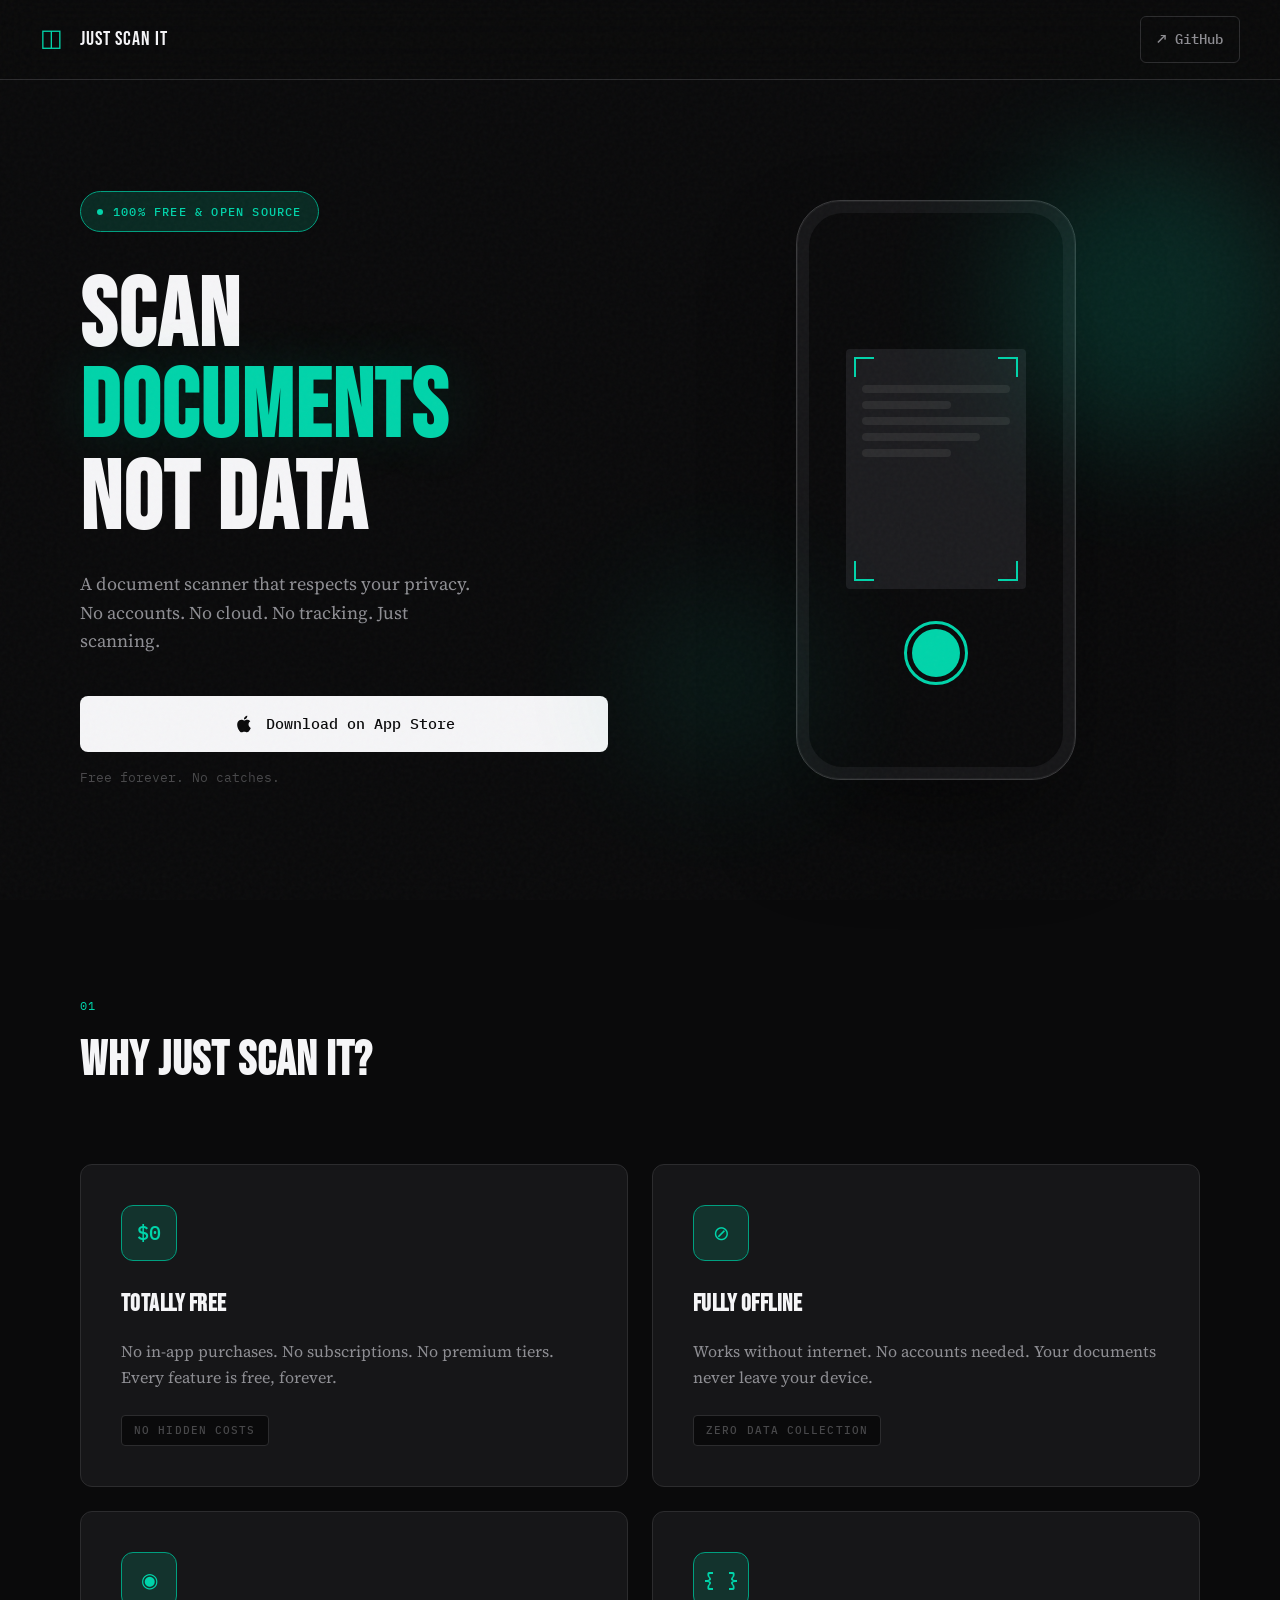
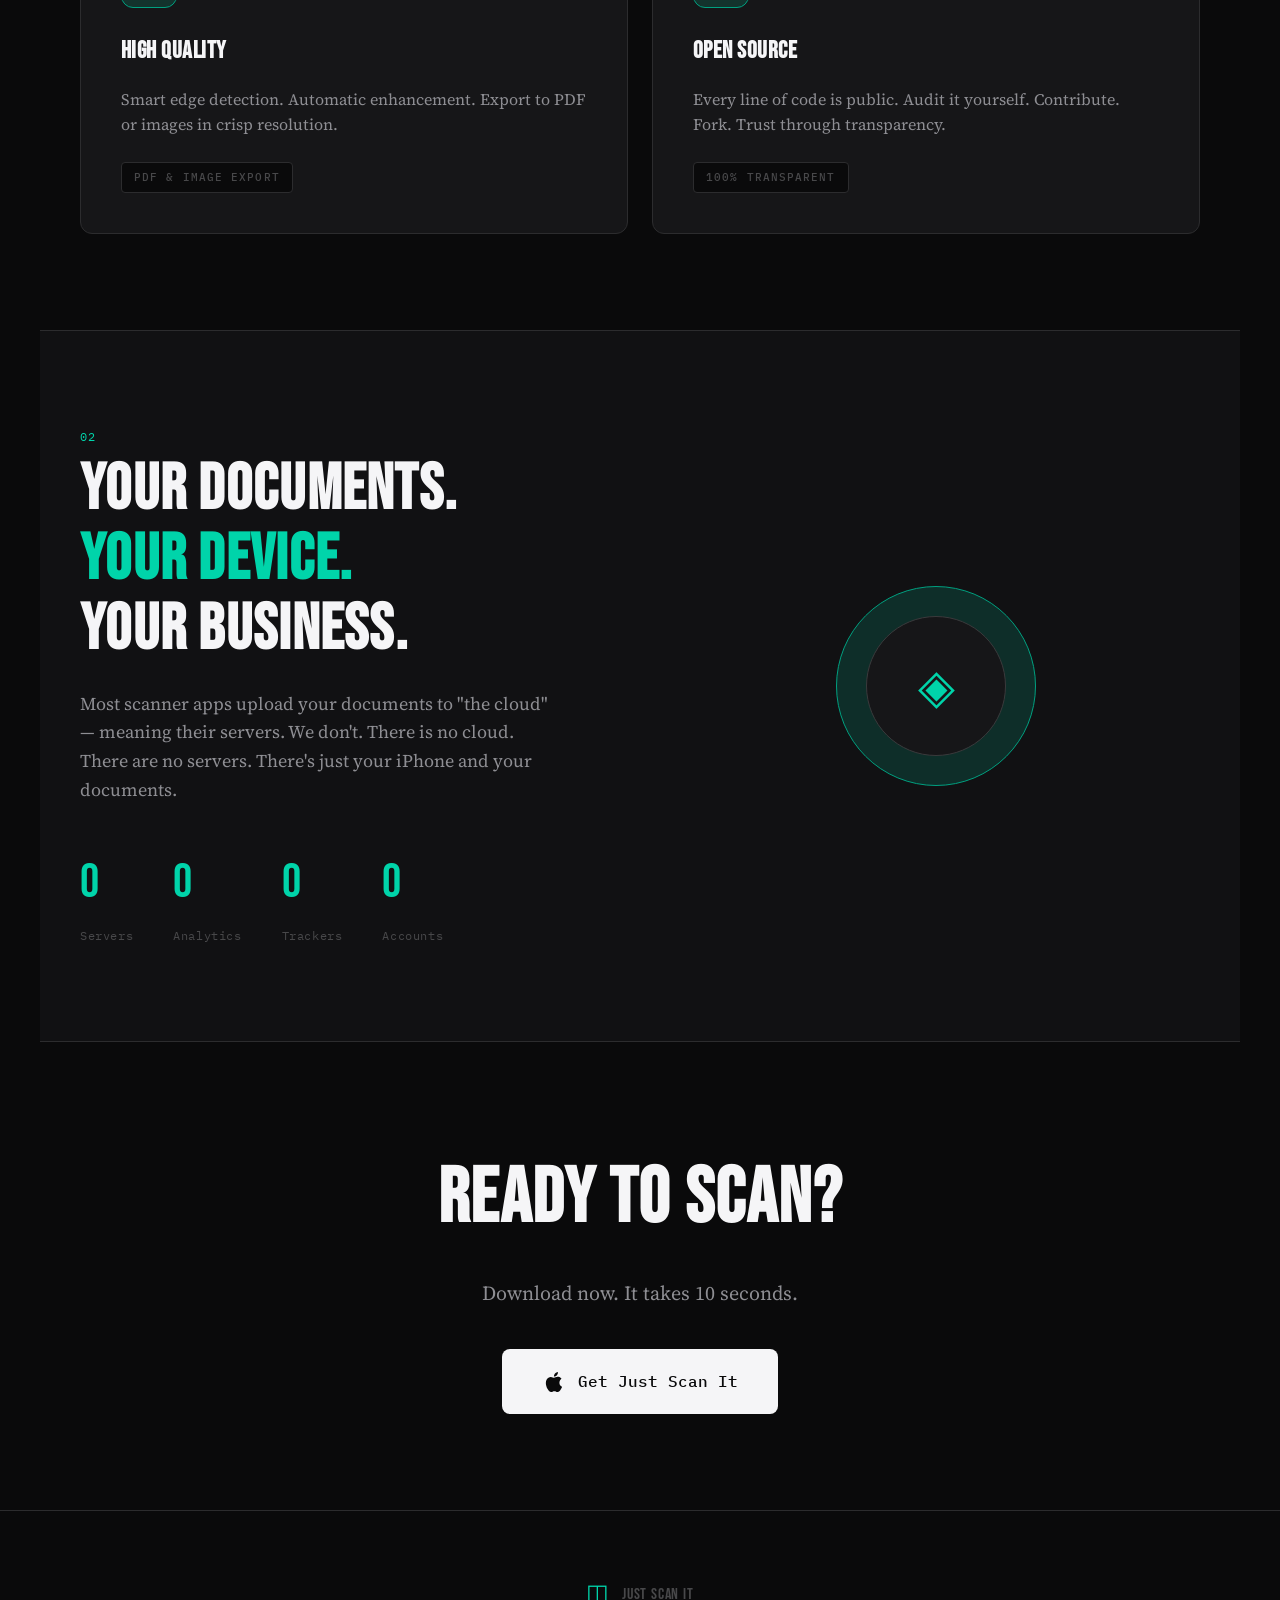
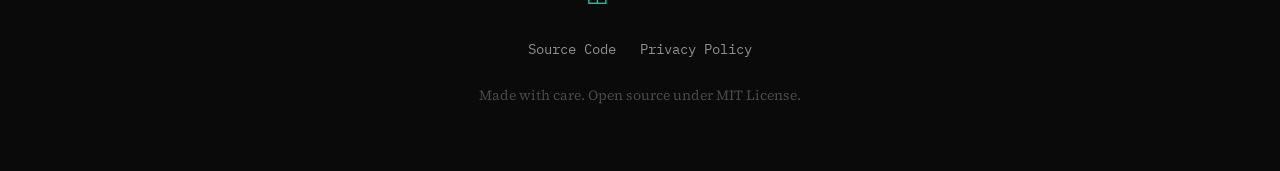
<file: landing/index.html>
<!DOCTYPE html>
<html lang="en">
<head>
    <meta charset="UTF-8">
    <meta name="viewport" content="width=device-width, initial-scale=1.0">
    <title>Just Scan It — Free, Private, Open Source Scanner</title>
    <meta name="description" content="A completely free, offline document scanner for iOS. No accounts, no tracking, no subscriptions. Your data stays on your device.">

    <!-- Fonts -->
    <link rel="preconnect" href="https://fonts.googleapis.com">
    <link rel="preconnect" href="https://fonts.gstatic.com" crossorigin>
    <link href="https://fonts.googleapis.com/css2?family=Bebas+Neue&family=IBM+Plex+Mono:wght@400;500&family=Source+Serif+4:opsz,wght@8..60,400;8..60,600&display=swap" rel="stylesheet">

    <link rel="stylesheet" href="styles.css">
</head>
<body>
    <div class="noise-overlay"></div>

    <nav class="nav">
        <div class="nav-brand">
            <span class="brand-icon">◫</span>
            <span class="brand-text">JUST SCAN IT</span>
        </div>
        <a href="https://github.com/kuvkir/justscanit" class="nav-link" target="_blank" rel="noopener">
            <span class="nav-link-icon">↗</span>
            GitHub
        </a>
    </nav>

    <main>
        <section class="hero">
            <div class="hero-content">
                <div class="hero-badge">
                    <span class="badge-dot"></span>
                    100% FREE & OPEN SOURCE
                </div>

                <h1 class="hero-title">
                    <span class="title-line">SCAN</span>
                    <span class="title-line title-accent">DOCUMENTS</span>
                    <span class="title-line">NOT DATA</span>
                </h1>

                <p class="hero-subtitle">
                    A document scanner that respects your privacy.
                    No accounts. No cloud. No tracking. Just scanning.
                </p>

                <div class="hero-cta">
                    <a href="https://apps.apple.com/us/app/just-scan-it/id6757656308" class="btn-primary">
                        <span class="btn-icon">
                            <svg width="20" height="20" viewBox="0 0 24 24" fill="currentColor">
                                <path d="M18.71 19.5c-.83 1.24-1.71 2.45-3.05 2.47-1.34.03-1.77-.79-3.29-.79-1.53 0-2 .77-3.27.82-1.31.05-2.3-1.32-3.14-2.53C4.25 17 2.94 12.45 4.7 9.39c.87-1.52 2.43-2.48 4.12-2.51 1.28-.02 2.5.87 3.29.87.78 0 2.26-1.07 3.81-.91.65.03 2.47.26 3.64 1.98-.09.06-2.17 1.28-2.15 3.81.03 3.02 2.65 4.03 2.68 4.04-.03.07-.42 1.44-1.38 2.83M13 3.5c.73-.83 1.94-1.46 2.94-1.5.13 1.17-.34 2.35-1.04 3.19-.69.85-1.83 1.51-2.95 1.42-.15-1.15.41-2.35 1.05-3.11z"/>
                            </svg>
                        </span>
                        <span class="btn-text">Download on App Store</span>
                    </a>
                    <span class="cta-note">Free forever. No catches.</span>
                </div>
            </div>

            <div class="hero-visual">
                <div class="phone-mockup">
                    <div class="phone-screen">
                        <div class="screen-header">
                            <span class="screen-time">9:41</span>
                        </div>
                        <div class="screen-content">
                            <div class="scan-preview">
                                <div class="scan-doc">
                                    <div class="doc-line"></div>
                                    <div class="doc-line short"></div>
                                    <div class="doc-line"></div>
                                    <div class="doc-line medium"></div>
                                    <div class="doc-line short"></div>
                                </div>
                                <div class="scan-corners">
                                    <span class="corner tl"></span>
                                    <span class="corner tr"></span>
                                    <span class="corner bl"></span>
                                    <span class="corner br"></span>
                                </div>
                            </div>
                            <div class="screen-button">
                                <span class="shutter"></span>
                            </div>
                        </div>
                    </div>
                    <div class="phone-notch"></div>
                </div>
                <div class="visual-accent accent-1"></div>
                <div class="visual-accent accent-2"></div>
            </div>
        </section>

        <section class="features">
            <div class="features-header">
                <span class="section-number">01</span>
                <h2 class="section-title">WHY JUST SCAN IT?</h2>
            </div>

            <div class="features-grid">
                <article class="feature-card">
                    <div class="feature-icon">
                        <span>$0</span>
                    </div>
                    <h3 class="feature-title">TOTALLY FREE</h3>
                    <p class="feature-desc">
                        No in-app purchases. No subscriptions. No premium tiers.
                        Every feature is free, forever.
                    </p>
                    <div class="feature-tag">NO HIDDEN COSTS</div>
                </article>

                <article class="feature-card">
                    <div class="feature-icon">
                        <span>⊘</span>
                    </div>
                    <h3 class="feature-title">FULLY OFFLINE</h3>
                    <p class="feature-desc">
                        Works without internet. No accounts needed.
                        Your documents never leave your device.
                    </p>
                    <div class="feature-tag">ZERO DATA COLLECTION</div>
                </article>

                <article class="feature-card">
                    <div class="feature-icon">
                        <span>◉</span>
                    </div>
                    <h3 class="feature-title">HIGH QUALITY</h3>
                    <p class="feature-desc">
                        Smart edge detection. Automatic enhancement.
                        Export to PDF or images in crisp resolution.
                    </p>
                    <div class="feature-tag">PDF & IMAGE EXPORT</div>
                </article>

                <article class="feature-card">
                    <div class="feature-icon">
                        <span>{ }</span>
                    </div>
                    <h3 class="feature-title">OPEN SOURCE</h3>
                    <p class="feature-desc">
                        Every line of code is public. Audit it yourself.
                        Contribute. Fork. Trust through transparency.
                    </p>
                    <div class="feature-tag">100% TRANSPARENT</div>
                </article>
            </div>
        </section>

        <section class="privacy">
            <div class="privacy-content">
                <span class="section-number">02</span>
                <h2 class="privacy-title">
                    YOUR DOCUMENTS.<br>
                    <span class="highlight">YOUR DEVICE.</span><br>
                    YOUR BUSINESS.
                </h2>
                <p class="privacy-text">
                    Most scanner apps upload your documents to "the cloud" —
                    meaning their servers. We don't. There is no cloud.
                    There are no servers. There's just your iPhone and your documents.
                </p>
                <div class="privacy-stats">
                    <div class="stat">
                        <span class="stat-value">0</span>
                        <span class="stat-label">Servers</span>
                    </div>
                    <div class="stat">
                        <span class="stat-value">0</span>
                        <span class="stat-label">Analytics</span>
                    </div>
                    <div class="stat">
                        <span class="stat-value">0</span>
                        <span class="stat-label">Trackers</span>
                    </div>
                    <div class="stat">
                        <span class="stat-value">0</span>
                        <span class="stat-label">Accounts</span>
                    </div>
                </div>
            </div>
            <div class="privacy-visual">
                <div class="shield">
                    <div class="shield-inner">
                        <span class="shield-icon">◈</span>
                    </div>
                </div>
            </div>
        </section>

        <section class="cta-section">
            <div class="cta-content">
                <h2 class="cta-title">READY TO SCAN?</h2>
                <p class="cta-text">Download now. It takes 10 seconds.</p>
                <a href="#" class="btn-primary btn-large">
                    <span class="btn-icon">
                        <svg width="24" height="24" viewBox="0 0 24 24" fill="currentColor">
                            <path d="M18.71 19.5c-.83 1.24-1.71 2.45-3.05 2.47-1.34.03-1.77-.79-3.29-.79-1.53 0-2 .77-3.27.82-1.31.05-2.3-1.32-3.14-2.53C4.25 17 2.94 12.45 4.7 9.39c.87-1.52 2.43-2.48 4.12-2.51 1.28-.02 2.5.87 3.29.87.78 0 2.26-1.07 3.81-.91.65.03 2.47.26 3.64 1.98-.09.06-2.17 1.28-2.15 3.81.03 3.02 2.65 4.03 2.68 4.04-.03.07-.42 1.44-1.38 2.83M13 3.5c.73-.83 1.94-1.46 2.94-1.5.13 1.17-.34 2.35-1.04 3.19-.69.85-1.83 1.51-2.95 1.42-.15-1.15.41-2.35 1.05-3.11z"/>
                        </svg>
                    </span>
                    <span class="btn-text">Get Just Scan It</span>
                </a>
            </div>
        </section>
    </main>

    <footer class="footer">
        <div class="footer-content">
            <div class="footer-brand">
                <span class="brand-icon">◫</span>
                <span>JUST SCAN IT</span>
            </div>
            <div class="footer-links">
                <a href="https://github.com/kuvkir/justscanit" target="_blank" rel="noopener">Source Code</a>
                <a href="privacy.html">Privacy Policy</a>
            </div>
            <p class="footer-copy">
                Made with care. Open source under MIT License.
            </p>
        </div>
    </footer>

    <script src="script.js"></script>
</body>
</html>
</file>
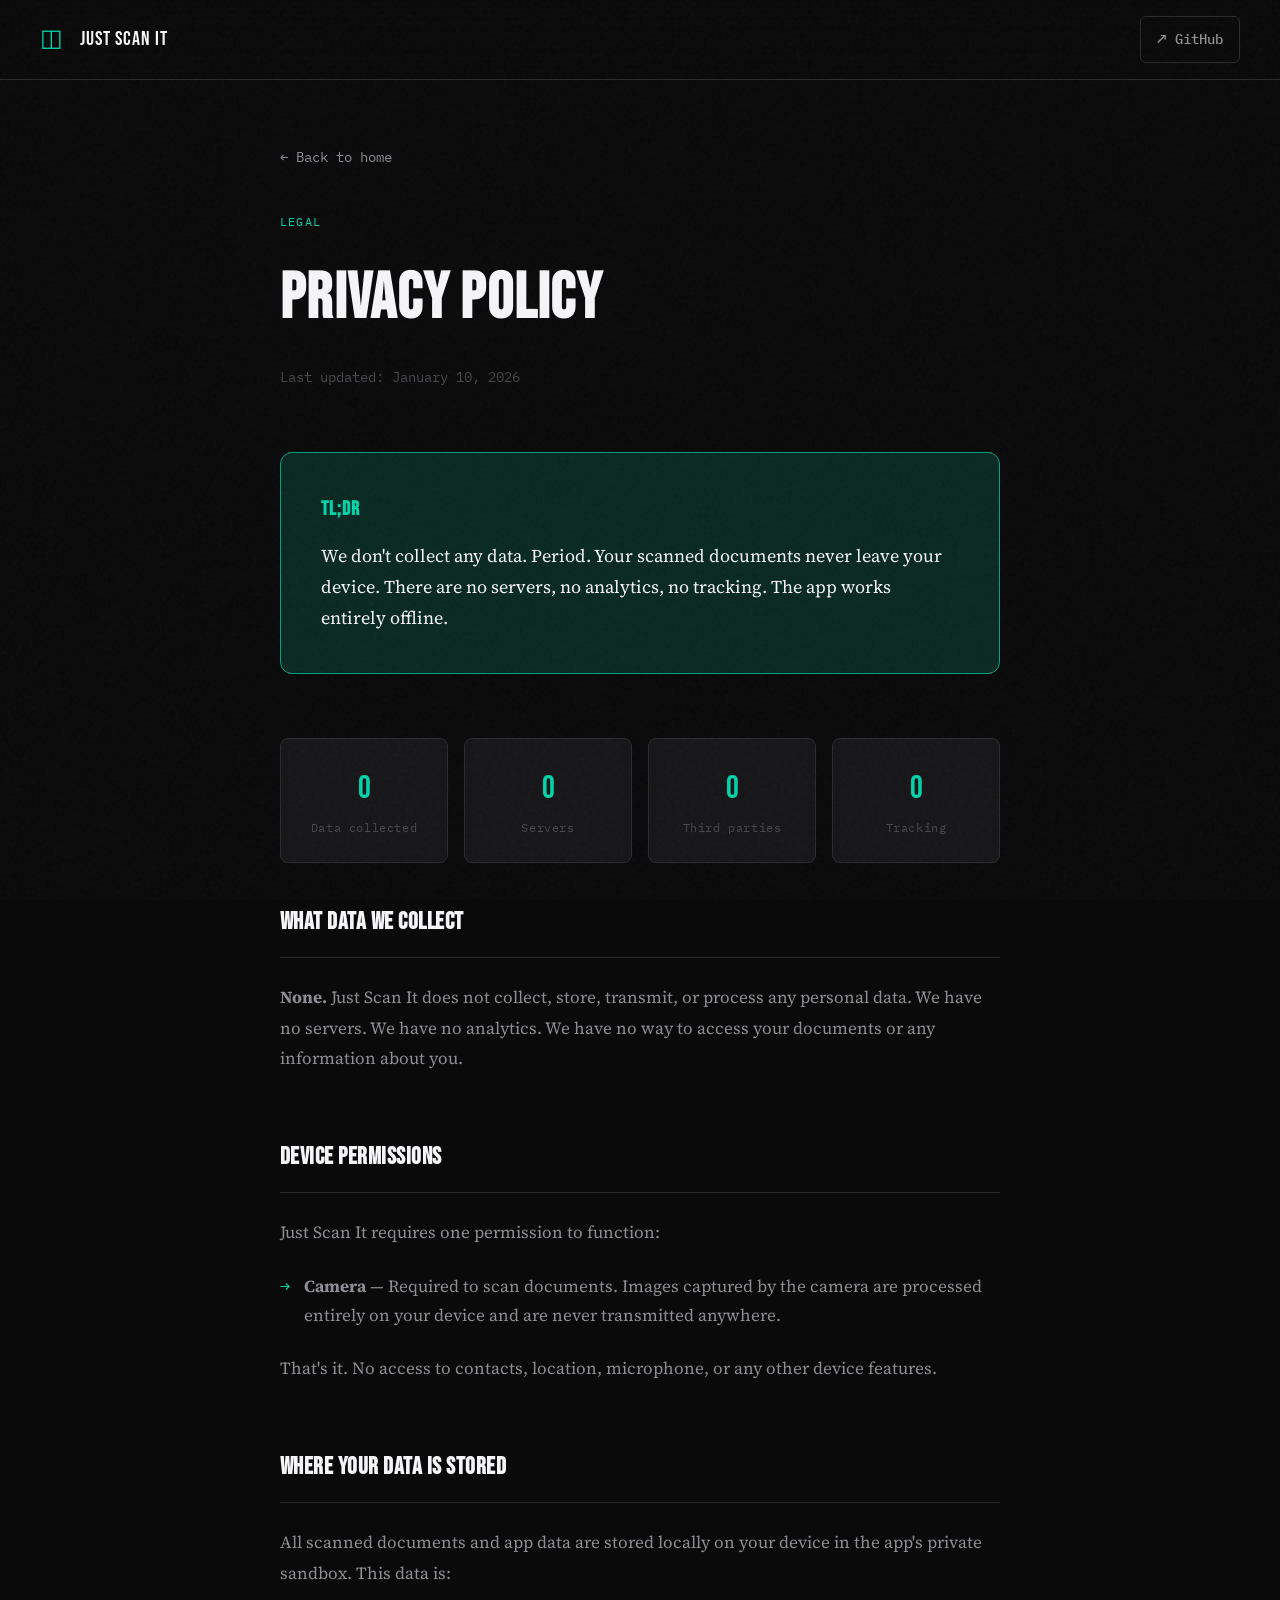
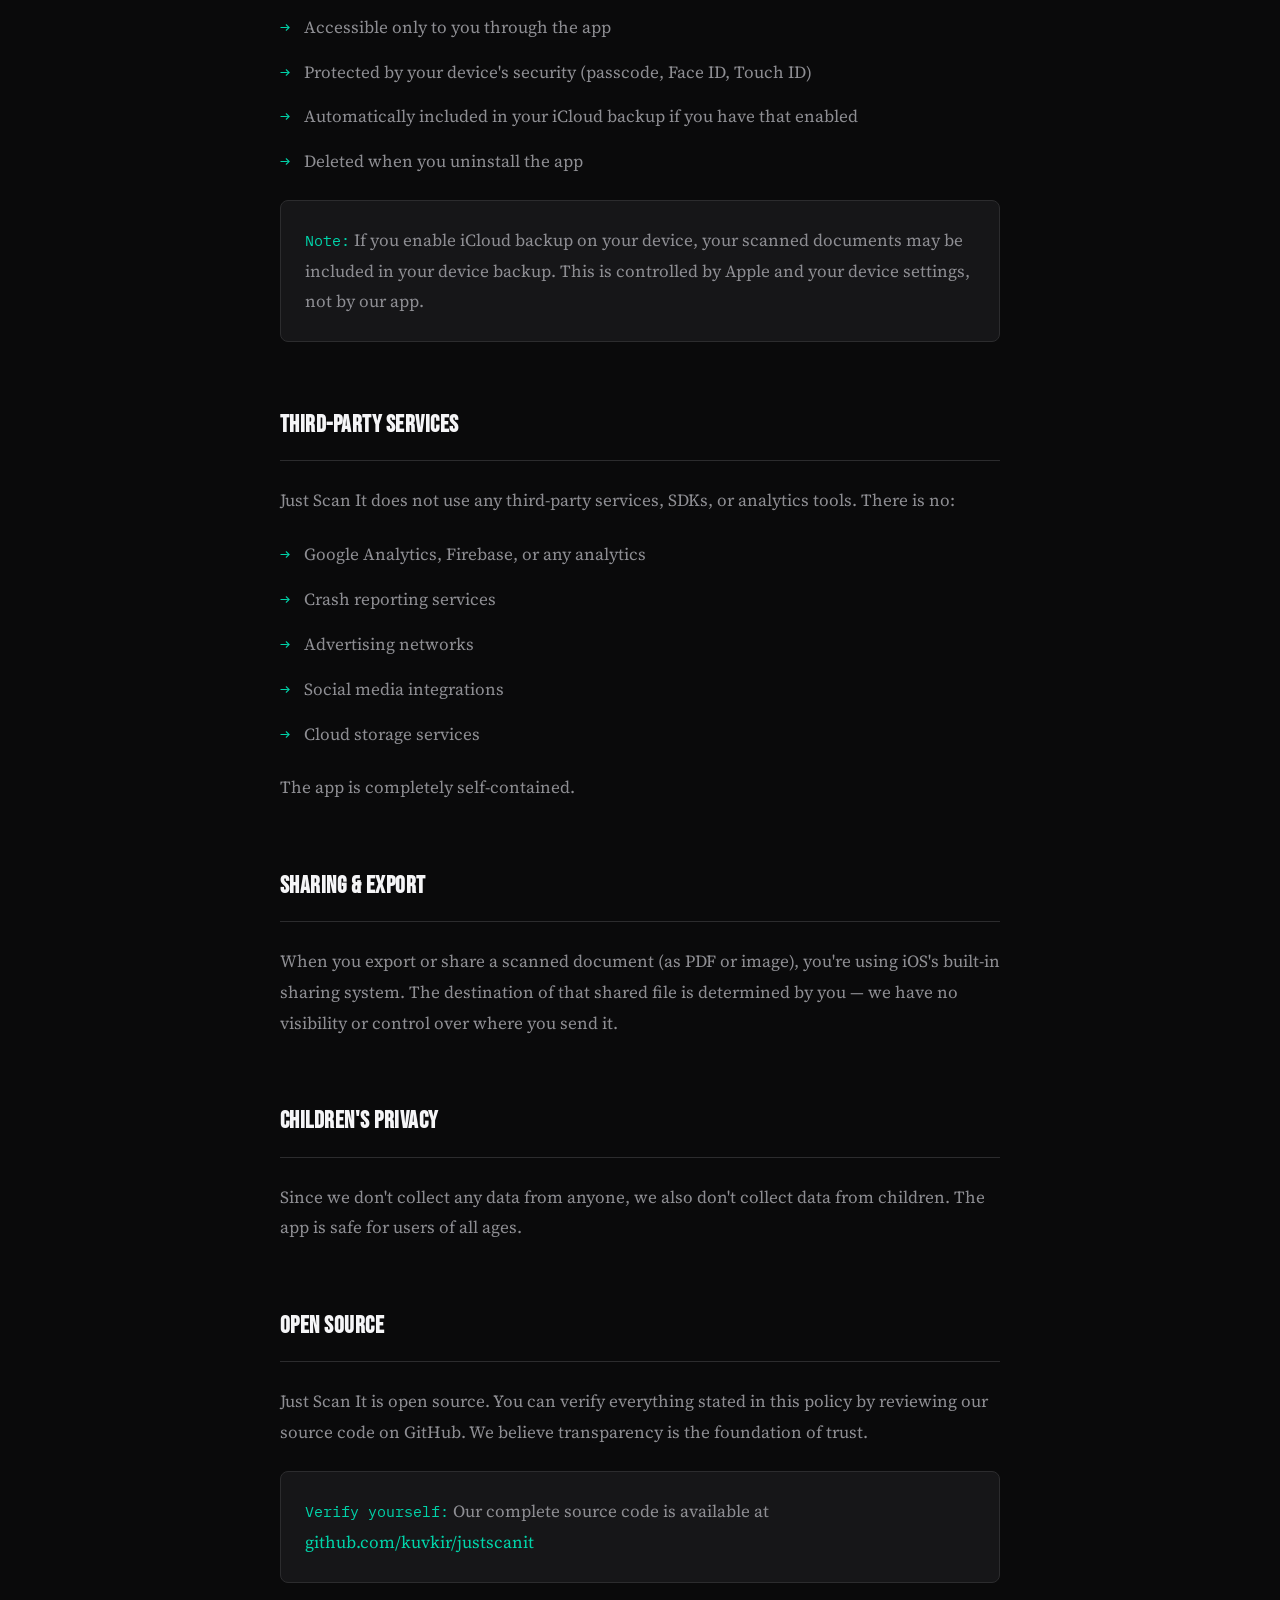
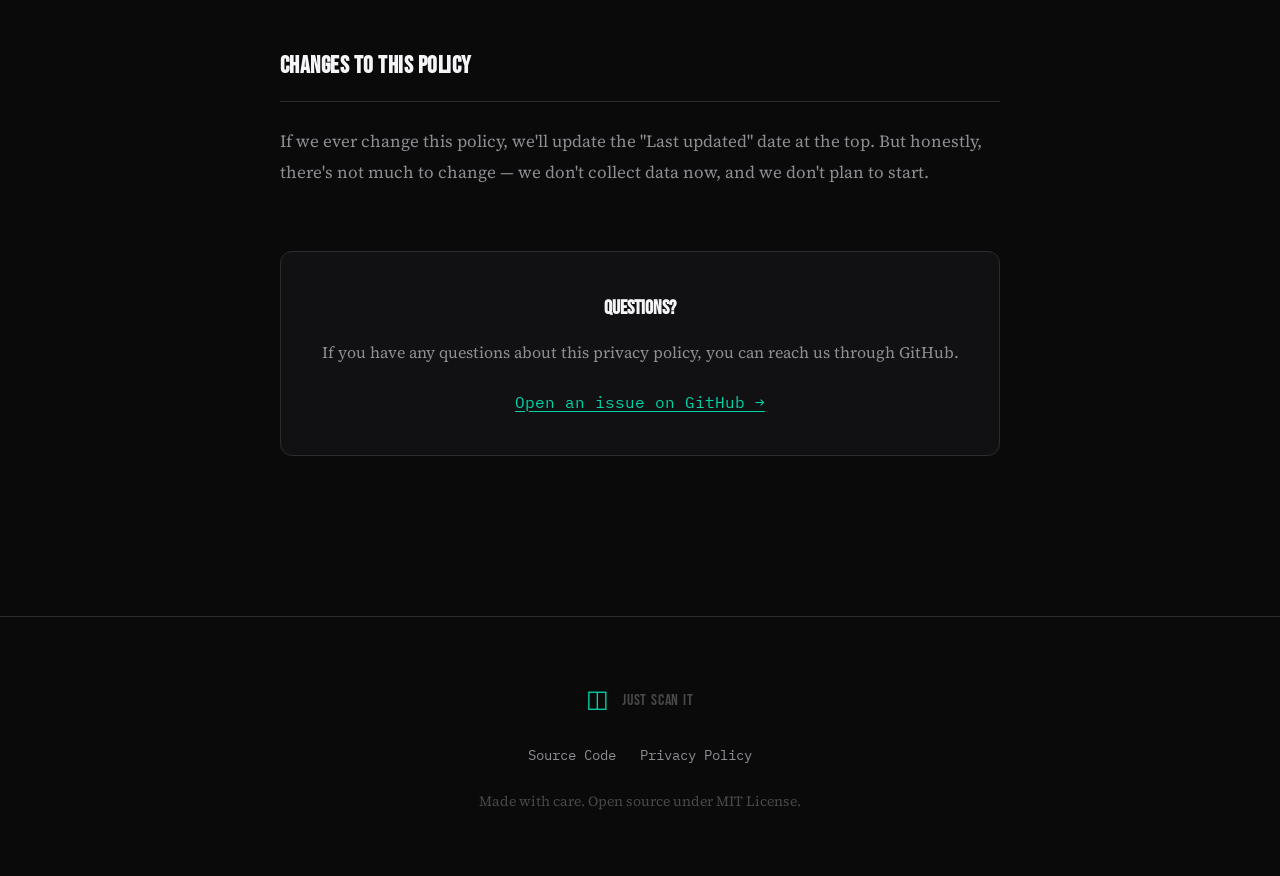
<file: landing/privacy.html>
<!DOCTYPE html>
<html lang="en">
<head>
    <meta charset="UTF-8">
    <meta name="viewport" content="width=device-width, initial-scale=1.0">
    <title>Privacy Policy — Just Scan It</title>
    <meta name="description" content="Privacy policy for Just Scan It. We don't collect any data. Your documents stay on your device.">

    <!-- Fonts -->
    <link rel="preconnect" href="https://fonts.googleapis.com">
    <link rel="preconnect" href="https://fonts.gstatic.com" crossorigin>
    <link href="https://fonts.googleapis.com/css2?family=Bebas+Neue&family=IBM+Plex+Mono:wght@400;500&family=Source+Serif+4:opsz,wght@8..60,400;8..60,600&display=swap" rel="stylesheet">

    <link rel="stylesheet" href="styles.css">
    <style>
        .policy-page {
            min-height: 100vh;
            padding: calc(var(--nav-height) + var(--space-xl)) var(--space-lg) var(--space-2xl);
            max-width: 800px;
            margin: 0 auto;
        }

        .policy-header {
            margin-bottom: var(--space-xl);
        }

        .policy-badge {
            display: inline-flex;
            align-items: center;
            gap: 0.5rem;
            font-family: var(--font-mono);
            font-size: 0.75rem;
            letter-spacing: 0.1em;
            color: var(--accent);
            margin-bottom: var(--space-sm);
        }

        .policy-title {
            font-family: var(--font-display);
            font-size: clamp(2.5rem, 6vw, 4rem);
            letter-spacing: 0.02em;
            margin-bottom: var(--space-sm);
        }

        .policy-updated {
            font-family: var(--font-mono);
            font-size: 0.875rem;
            color: var(--text-muted);
        }

        .policy-tldr {
            background: var(--accent-glow);
            border: 1px solid var(--accent-dim);
            border-radius: 12px;
            padding: var(--space-lg);
            margin-bottom: var(--space-xl);
        }

        .tldr-title {
            font-family: var(--font-display);
            font-size: 1.25rem;
            letter-spacing: 0.05em;
            color: var(--accent);
            margin-bottom: var(--space-sm);
        }

        .tldr-text {
            font-size: 1.125rem;
            line-height: 1.7;
        }

        .policy-section {
            margin-bottom: var(--space-xl);
        }

        .section-heading {
            font-family: var(--font-display);
            font-size: 1.5rem;
            letter-spacing: 0.02em;
            margin-bottom: var(--space-md);
            padding-bottom: var(--space-sm);
            border-bottom: 1px solid var(--border);
        }

        .policy-text {
            font-size: 1.0625rem;
            color: var(--text-secondary);
            line-height: 1.8;
            margin-bottom: var(--space-md);
        }

        .policy-text:last-child {
            margin-bottom: 0;
        }

        .policy-list {
            list-style: none;
            margin: var(--space-md) 0;
        }

        .policy-list li {
            position: relative;
            padding-left: 1.5rem;
            margin-bottom: var(--space-sm);
            color: var(--text-secondary);
            font-size: 1.0625rem;
            line-height: 1.7;
        }

        .policy-list li::before {
            content: '→';
            position: absolute;
            left: 0;
            color: var(--accent);
            font-family: var(--font-mono);
        }

        .highlight-box {
            background: var(--bg-card);
            border: 1px solid var(--border);
            border-radius: 8px;
            padding: var(--space-md);
            margin: var(--space-md) 0;
        }

        .highlight-box code {
            font-family: var(--font-mono);
            font-size: 0.9375rem;
            color: var(--accent);
        }

        .zero-grid {
            display: grid;
            grid-template-columns: repeat(auto-fit, minmax(150px, 1fr));
            gap: var(--space-sm);
            margin: var(--space-lg) 0;
        }

        .zero-item {
            background: var(--bg-card);
            border: 1px solid var(--border);
            border-radius: 8px;
            padding: var(--space-md);
            text-align: center;
        }

        .zero-value {
            font-family: var(--font-display);
            font-size: 2rem;
            color: var(--accent);
        }

        .zero-label {
            font-family: var(--font-mono);
            font-size: 0.75rem;
            color: var(--text-muted);
            letter-spacing: 0.05em;
            margin-top: 0.25rem;
        }

        .back-link {
            display: inline-flex;
            align-items: center;
            gap: 0.5rem;
            font-family: var(--font-mono);
            font-size: 0.875rem;
            color: var(--text-secondary);
            margin-bottom: var(--space-lg);
            transition: color 0.2s ease;
        }

        .back-link:hover {
            color: var(--accent);
        }

        .contact-box {
            background: var(--bg-secondary);
            border: 1px solid var(--border);
            border-radius: 12px;
            padding: var(--space-lg);
            text-align: center;
        }

        .contact-title {
            font-family: var(--font-display);
            font-size: 1.25rem;
            margin-bottom: var(--space-sm);
        }

        .contact-text {
            color: var(--text-secondary);
            margin-bottom: var(--space-md);
        }

        .contact-link {
            font-family: var(--font-mono);
            color: var(--accent);
            text-decoration: underline;
            text-underline-offset: 3px;
        }
    </style>
</head>
<body>
    <div class="noise-overlay"></div>

    <nav class="nav">
        <a href="index.html" class="nav-brand">
            <span class="brand-icon">◫</span>
            <span class="brand-text">JUST SCAN IT</span>
        </a>
        <a href="https://github.com/kuvkir/justscanit" class="nav-link" target="_blank" rel="noopener">
            <span class="nav-link-icon">↗</span>
            GitHub
        </a>
    </nav>

    <main class="policy-page">
        <a href="index.html" class="back-link">← Back to home</a>

        <header class="policy-header">
            <div class="policy-badge">LEGAL</div>
            <h1 class="policy-title">PRIVACY POLICY</h1>
            <p class="policy-updated">Last updated: January 10, 2026</p>
        </header>

        <div class="policy-tldr">
            <h2 class="tldr-title">TL;DR</h2>
            <p class="tldr-text">
                We don't collect any data. Period. Your scanned documents never leave your device.
                There are no servers, no analytics, no tracking. The app works entirely offline.
            </p>
        </div>

        <div class="zero-grid">
            <div class="zero-item">
                <div class="zero-value">0</div>
                <div class="zero-label">Data collected</div>
            </div>
            <div class="zero-item">
                <div class="zero-value">0</div>
                <div class="zero-label">Servers</div>
            </div>
            <div class="zero-item">
                <div class="zero-value">0</div>
                <div class="zero-label">Third parties</div>
            </div>
            <div class="zero-item">
                <div class="zero-value">0</div>
                <div class="zero-label">Tracking</div>
            </div>
        </div>

        <section class="policy-section">
            <h2 class="section-heading">What Data We Collect</h2>
            <p class="policy-text">
                <strong>None.</strong> Just Scan It does not collect, store, transmit, or process any personal data.
                We have no servers. We have no analytics. We have no way to access your documents or any information about you.
            </p>
        </section>

        <section class="policy-section">
            <h2 class="section-heading">Device Permissions</h2>
            <p class="policy-text">
                Just Scan It requires one permission to function:
            </p>
            <ul class="policy-list">
                <li><strong>Camera</strong> — Required to scan documents. Images captured by the camera are processed entirely on your device and are never transmitted anywhere.</li>
            </ul>
            <p class="policy-text">
                That's it. No access to contacts, location, microphone, or any other device features.
            </p>
        </section>

        <section class="policy-section">
            <h2 class="section-heading">Where Your Data Is Stored</h2>
            <p class="policy-text">
                All scanned documents and app data are stored locally on your device in the app's private sandbox.
                This data is:
            </p>
            <ul class="policy-list">
                <li>Accessible only to you through the app</li>
                <li>Protected by your device's security (passcode, Face ID, Touch ID)</li>
                <li>Automatically included in your iCloud backup if you have that enabled</li>
                <li>Deleted when you uninstall the app</li>
            </ul>
            <div class="highlight-box">
                <p class="policy-text" style="margin: 0;">
                    <code>Note:</code> If you enable iCloud backup on your device, your scanned documents may be included in your device backup.
                    This is controlled by Apple and your device settings, not by our app.
                </p>
            </div>
        </section>

        <section class="policy-section">
            <h2 class="section-heading">Third-Party Services</h2>
            <p class="policy-text">
                Just Scan It does not use any third-party services, SDKs, or analytics tools. There is no:
            </p>
            <ul class="policy-list">
                <li>Google Analytics, Firebase, or any analytics</li>
                <li>Crash reporting services</li>
                <li>Advertising networks</li>
                <li>Social media integrations</li>
                <li>Cloud storage services</li>
            </ul>
            <p class="policy-text">
                The app is completely self-contained.
            </p>
        </section>

        <section class="policy-section">
            <h2 class="section-heading">Sharing & Export</h2>
            <p class="policy-text">
                When you export or share a scanned document (as PDF or image), you're using iOS's built-in sharing system.
                The destination of that shared file is determined by you — we have no visibility or control over where you send it.
            </p>
        </section>

        <section class="policy-section">
            <h2 class="section-heading">Children's Privacy</h2>
            <p class="policy-text">
                Since we don't collect any data from anyone, we also don't collect data from children.
                The app is safe for users of all ages.
            </p>
        </section>

        <section class="policy-section">
            <h2 class="section-heading">Open Source</h2>
            <p class="policy-text">
                Just Scan It is open source. You can verify everything stated in this policy by reviewing our source code on GitHub.
                We believe transparency is the foundation of trust.
            </p>
            <div class="highlight-box">
                <p class="policy-text" style="margin: 0;">
                    <code>Verify yourself:</code> Our complete source code is available at
                    <a href="https://github.com/kuvkir/justscanit" style="color: var(--accent);">github.com/kuvkir/justscanit</a>
                </p>
            </div>
        </section>

        <section class="policy-section">
            <h2 class="section-heading">Changes to This Policy</h2>
            <p class="policy-text">
                If we ever change this policy, we'll update the "Last updated" date at the top.
                But honestly, there's not much to change — we don't collect data now, and we don't plan to start.
            </p>
        </section>

        <section class="policy-section">
            <div class="contact-box">
                <h2 class="contact-title">QUESTIONS?</h2>
                <p class="contact-text">
                    If you have any questions about this privacy policy, you can reach us through GitHub.
                </p>
                <a href="https://github.com/kuvkir/justscanit/issues" class="contact-link" target="_blank" rel="noopener">
                    Open an issue on GitHub →
                </a>
            </div>
        </section>
    </main>

    <footer class="footer">
        <div class="footer-content">
            <div class="footer-brand">
                <span class="brand-icon">◫</span>
                <span>JUST SCAN IT</span>
            </div>
            <div class="footer-links">
                <a href="https://github.com/kuvkir/justscanit" target="_blank" rel="noopener">Source Code</a>
                <a href="privacy.html">Privacy Policy</a>
            </div>
            <p class="footer-copy">
                Made with care. Open source under MIT License.
            </p>
        </div>
    </footer>
</body>
</html>
</file>
<file: landing/styles.css>
/* ==========================================================================
   JUST SCAN IT — Landing Page Styles
   Aesthetic: Refined Brutalist / Editorial Dark
   ========================================================================== */

:root {
    /* Colors */
    --bg-primary: #0a0a0b;
    --bg-secondary: #111113;
    --bg-card: #161618;
    --bg-elevated: #1c1c1f;

    --text-primary: #f5f5f7;
    --text-secondary: #8e8e93;
    --text-muted: #48484a;

    --accent: #00d4aa;
    --accent-dim: #00a080;
    --accent-glow: rgba(0, 212, 170, 0.15);

    --border: #2c2c2e;
    --border-light: #3a3a3c;

    /* Typography */
    --font-display: 'Bebas Neue', sans-serif;
    --font-body: 'Source Serif 4', Georgia, serif;
    --font-mono: 'IBM Plex Mono', monospace;

    /* Spacing */
    --space-xs: 0.5rem;
    --space-sm: 1rem;
    --space-md: 1.5rem;
    --space-lg: 2.5rem;
    --space-xl: 4rem;
    --space-2xl: 6rem;

    /* Sizing */
    --max-width: 1200px;
    --nav-height: 80px;
}

/* Reset & Base
   ========================================================================== */

*, *::before, *::after {
    box-sizing: border-box;
    margin: 0;
    padding: 0;
}

html {
    font-size: 16px;
    scroll-behavior: smooth;
    -webkit-font-smoothing: antialiased;
    -moz-osx-font-smoothing: grayscale;
}

body {
    font-family: var(--font-body);
    background: var(--bg-primary);
    color: var(--text-primary);
    line-height: 1.6;
    overflow-x: hidden;
}

a {
    color: inherit;
    text-decoration: none;
}

/* Noise Overlay
   ========================================================================== */

.noise-overlay {
    position: fixed;
    top: 0;
    left: 0;
    width: 100%;
    height: 100%;
    pointer-events: none;
    z-index: 9999;
    opacity: 0.03;
    background-image: url("data:image/svg+xml,%3Csvg viewBox='0 0 256 256' xmlns='http://www.w3.org/2000/svg'%3E%3Cfilter id='noise'%3E%3CfeTurbulence type='fractalNoise' baseFrequency='0.9' numOctaves='4' stitchTiles='stitch'/%3E%3C/filter%3E%3Crect width='100%25' height='100%25' filter='url(%23noise)'/%3E%3C/svg%3E");
}

/* Navigation
   ========================================================================== */

.nav {
    position: fixed;
    top: 0;
    left: 0;
    right: 0;
    height: var(--nav-height);
    display: flex;
    align-items: center;
    justify-content: space-between;
    padding: 0 var(--space-lg);
    background: rgba(10, 10, 11, 0.8);
    backdrop-filter: blur(20px);
    -webkit-backdrop-filter: blur(20px);
    border-bottom: 1px solid var(--border);
    z-index: 1000;
}

.nav-brand {
    display: flex;
    align-items: center;
    gap: var(--space-sm);
    font-family: var(--font-display);
    font-size: 1.25rem;
    letter-spacing: 0.05em;
}

.brand-icon {
    font-size: 1.5rem;
    color: var(--accent);
}

.nav-link {
    display: flex;
    align-items: center;
    gap: 0.5rem;
    font-family: var(--font-mono);
    font-size: 0.875rem;
    font-weight: 500;
    color: var(--text-secondary);
    padding: 0.625rem 1rem;
    border: 1px solid var(--border);
    border-radius: 6px;
    transition: all 0.2s ease;
}

.nav-link:hover {
    color: var(--text-primary);
    border-color: var(--border-light);
    background: var(--bg-card);
}

.nav-link-icon {
    font-size: 1rem;
}

/* Hero Section
   ========================================================================== */

.hero {
    min-height: 100vh;
    display: grid;
    grid-template-columns: 1fr 1fr;
    align-items: center;
    gap: var(--space-xl);
    padding: calc(var(--nav-height) + var(--space-xl)) var(--space-lg) var(--space-xl);
    max-width: var(--max-width);
    margin: 0 auto;
}

.hero-badge {
    display: inline-flex;
    align-items: center;
    gap: 0.625rem;
    font-family: var(--font-mono);
    font-size: 0.75rem;
    font-weight: 500;
    letter-spacing: 0.1em;
    color: var(--accent);
    padding: 0.625rem 1rem;
    background: var(--accent-glow);
    border: 1px solid var(--accent-dim);
    border-radius: 100px;
    margin-bottom: var(--space-lg);
    animation: fadeSlideUp 0.6s ease-out;
}

.badge-dot {
    width: 6px;
    height: 6px;
    background: var(--accent);
    border-radius: 50%;
    animation: pulse 2s infinite;
}

@keyframes pulse {
    0%, 100% { opacity: 1; }
    50% { opacity: 0.5; }
}

.hero-title {
    font-family: var(--font-display);
    font-size: clamp(3.5rem, 8vw, 6rem);
    line-height: 0.95;
    letter-spacing: 0.02em;
    margin-bottom: var(--space-md);
}

.title-line {
    display: block;
    animation: fadeSlideUp 0.6s ease-out backwards;
}

.title-line:nth-child(1) { animation-delay: 0.1s; }
.title-line:nth-child(2) { animation-delay: 0.2s; }
.title-line:nth-child(3) { animation-delay: 0.3s; }

.title-accent {
    color: var(--accent);
    text-shadow: 0 0 60px var(--accent-glow);
}

@keyframes fadeSlideUp {
    from {
        opacity: 0;
        transform: translateY(20px);
    }
    to {
        opacity: 1;
        transform: translateY(0);
    }
}

.hero-subtitle {
    font-size: 1.125rem;
    color: var(--text-secondary);
    max-width: 400px;
    margin-bottom: var(--space-lg);
    animation: fadeSlideUp 0.6s ease-out 0.4s backwards;
}

.hero-cta {
    display: flex;
    flex-direction: column;
    gap: var(--space-sm);
    animation: fadeSlideUp 0.6s ease-out 0.5s backwards;
}

.btn-primary {
    display: inline-flex;
    align-items: center;
    justify-content: center;
    gap: 0.75rem;
    font-family: var(--font-mono);
    font-size: 0.9375rem;
    font-weight: 500;
    color: var(--bg-primary);
    background: var(--text-primary);
    padding: 1rem 1.75rem;
    border-radius: 8px;
    transition: all 0.25s ease;
    position: relative;
    overflow: hidden;
}

.btn-primary::before {
    content: '';
    position: absolute;
    inset: 0;
    background: linear-gradient(135deg, var(--accent) 0%, var(--accent-dim) 100%);
    opacity: 0;
    transition: opacity 0.25s ease;
}

.btn-primary:hover {
    transform: translateY(-2px);
    box-shadow: 0 10px 40px rgba(0, 212, 170, 0.3);
}

.btn-primary:hover::before {
    opacity: 1;
}

.btn-primary span,
.btn-primary {
    position: relative;
}

.btn-primary span,
.btn-primary::after {
    position: relative;
    z-index: 1;
}

.btn-primary:hover {
    color: var(--bg-primary);
}

.btn-icon {
    display: flex;
}

.cta-note {
    font-family: var(--font-mono);
    font-size: 0.8125rem;
    color: var(--text-muted);
}

/* Hero Visual */

.hero-visual {
    position: relative;
    display: flex;
    justify-content: center;
    align-items: center;
    animation: fadeSlideUp 0.8s ease-out 0.3s backwards;
}

.phone-mockup {
    position: relative;
    width: 280px;
    height: 580px;
    background: var(--bg-card);
    border-radius: 44px;
    padding: 12px;
    border: 1px solid var(--border-light);
    box-shadow:
        0 0 0 1px rgba(255, 255, 255, 0.05) inset,
        0 50px 100px -20px rgba(0, 0, 0, 0.5);
}

.phone-screen {
    width: 100%;
    height: 100%;
    background: var(--bg-primary);
    border-radius: 34px;
    overflow: hidden;
    display: flex;
    flex-direction: column;
}

.phone-notch {
    position: absolute;
    top: 20px;
    left: 50%;
    transform: translateX(-50%);
    width: 100px;
    height: 28px;
    background: var(--bg-primary);
    border-radius: 20px;
}

.screen-header {
    padding: 16px 24px;
    display: flex;
    justify-content: center;
}

.screen-time {
    font-family: var(--font-mono);
    font-size: 0.875rem;
    font-weight: 500;
}

.screen-content {
    flex: 1;
    display: flex;
    flex-direction: column;
    align-items: center;
    justify-content: center;
    padding: 24px;
    gap: 32px;
}

.scan-preview {
    position: relative;
    width: 180px;
    height: 240px;
    background: var(--bg-elevated);
    border-radius: 4px;
    animation: scanFloat 3s ease-in-out infinite;
}

@keyframes scanFloat {
    0%, 100% { transform: translateY(0) rotate(0deg); }
    50% { transform: translateY(-8px) rotate(1deg); }
}

.scan-doc {
    position: absolute;
    inset: 16px;
    display: flex;
    flex-direction: column;
    gap: 8px;
    padding-top: 20px;
}

.doc-line {
    height: 8px;
    background: var(--border);
    border-radius: 4px;
}

.doc-line.short { width: 60%; }
.doc-line.medium { width: 80%; }

.scan-corners .corner {
    position: absolute;
    width: 20px;
    height: 20px;
    border: 2px solid var(--accent);
}

.corner.tl { top: 8px; left: 8px; border-right: none; border-bottom: none; }
.corner.tr { top: 8px; right: 8px; border-left: none; border-bottom: none; }
.corner.bl { bottom: 8px; left: 8px; border-right: none; border-top: none; }
.corner.br { bottom: 8px; right: 8px; border-left: none; border-top: none; }

.screen-button {
    width: 64px;
    height: 64px;
    border-radius: 50%;
    border: 3px solid var(--accent);
    display: flex;
    align-items: center;
    justify-content: center;
}

.shutter {
    width: 48px;
    height: 48px;
    background: var(--accent);
    border-radius: 50%;
    transition: transform 0.15s ease;
}

.visual-accent {
    position: absolute;
    border-radius: 50%;
    filter: blur(60px);
    opacity: 0.4;
    pointer-events: none;
}

.accent-1 {
    width: 300px;
    height: 300px;
    background: var(--accent);
    top: -50px;
    right: -100px;
    opacity: 0.15;
}

.accent-2 {
    width: 200px;
    height: 200px;
    background: var(--accent-dim);
    bottom: 0;
    left: -50px;
    opacity: 0.1;
}

/* Features Section
   ========================================================================== */

.features {
    padding: var(--space-2xl) var(--space-lg);
    max-width: var(--max-width);
    margin: 0 auto;
}

.features-header {
    margin-bottom: var(--space-xl);
}

.section-number {
    display: block;
    font-family: var(--font-mono);
    font-size: 0.75rem;
    color: var(--accent);
    letter-spacing: 0.1em;
    margin-bottom: var(--space-xs);
}

.section-title {
    font-family: var(--font-display);
    font-size: clamp(2rem, 4vw, 3rem);
    letter-spacing: 0.02em;
}

.features-grid {
    display: grid;
    grid-template-columns: repeat(2, 1fr);
    gap: var(--space-md);
}

.feature-card {
    background: var(--bg-card);
    border: 1px solid var(--border);
    border-radius: 12px;
    padding: var(--space-lg);
    transition: all 0.3s ease;
    position: relative;
    overflow: hidden;
}

.feature-card::before {
    content: '';
    position: absolute;
    top: 0;
    left: 0;
    right: 0;
    height: 1px;
    background: linear-gradient(90deg, transparent, var(--accent), transparent);
    opacity: 0;
    transition: opacity 0.3s ease;
}

.feature-card:hover {
    border-color: var(--border-light);
    transform: translateY(-4px);
}

.feature-card:hover::before {
    opacity: 1;
}

.feature-icon {
    width: 56px;
    height: 56px;
    display: flex;
    align-items: center;
    justify-content: center;
    font-family: var(--font-mono);
    font-size: 1.25rem;
    font-weight: 500;
    color: var(--accent);
    background: var(--accent-glow);
    border: 1px solid var(--accent-dim);
    border-radius: 12px;
    margin-bottom: var(--space-md);
}

.feature-title {
    font-family: var(--font-display);
    font-size: 1.5rem;
    letter-spacing: 0.02em;
    margin-bottom: var(--space-sm);
}

.feature-desc {
    font-size: 1rem;
    color: var(--text-secondary);
    margin-bottom: var(--space-md);
}

.feature-tag {
    display: inline-block;
    font-family: var(--font-mono);
    font-size: 0.6875rem;
    font-weight: 500;
    letter-spacing: 0.1em;
    color: var(--text-muted);
    padding: 0.375rem 0.75rem;
    background: var(--bg-primary);
    border: 1px solid var(--border);
    border-radius: 4px;
}

/* Privacy Section
   ========================================================================== */

.privacy {
    display: grid;
    grid-template-columns: 1fr 1fr;
    align-items: center;
    gap: var(--space-xl);
    padding: var(--space-2xl) var(--space-lg);
    max-width: var(--max-width);
    margin: 0 auto;
    background: var(--bg-secondary);
    border-top: 1px solid var(--border);
    border-bottom: 1px solid var(--border);
}

.privacy-title {
    font-family: var(--font-display);
    font-size: clamp(2.5rem, 5vw, 4rem);
    line-height: 1.1;
    letter-spacing: 0.02em;
    margin-bottom: var(--space-md);
}

.privacy-title .highlight {
    color: var(--accent);
}

.privacy-text {
    font-size: 1.125rem;
    color: var(--text-secondary);
    max-width: 480px;
    margin-bottom: var(--space-lg);
}

.privacy-stats {
    display: flex;
    gap: var(--space-lg);
}

.stat {
    display: flex;
    flex-direction: column;
    gap: 0.25rem;
}

.stat-value {
    font-family: var(--font-display);
    font-size: 3rem;
    color: var(--accent);
}

.stat-label {
    font-family: var(--font-mono);
    font-size: 0.75rem;
    color: var(--text-muted);
    letter-spacing: 0.05em;
}

.privacy-visual {
    display: flex;
    justify-content: center;
    align-items: center;
}

.shield {
    width: 200px;
    height: 200px;
    border-radius: 50%;
    background: var(--accent-glow);
    border: 1px solid var(--accent-dim);
    display: flex;
    align-items: center;
    justify-content: center;
    animation: shieldPulse 3s ease-in-out infinite;
}

@keyframes shieldPulse {
    0%, 100% { transform: scale(1); box-shadow: 0 0 0 0 var(--accent-glow); }
    50% { transform: scale(1.02); box-shadow: 0 0 60px 20px var(--accent-glow); }
}

.shield-inner {
    width: 140px;
    height: 140px;
    border-radius: 50%;
    background: var(--bg-card);
    border: 1px solid var(--border-light);
    display: flex;
    align-items: center;
    justify-content: center;
}

.shield-icon {
    font-size: 3rem;
    color: var(--accent);
}

/* CTA Section
   ========================================================================== */

.cta-section {
    padding: var(--space-2xl) var(--space-lg);
    text-align: center;
}

.cta-content {
    max-width: 600px;
    margin: 0 auto;
}

.cta-title {
    font-family: var(--font-display);
    font-size: clamp(3rem, 6vw, 5rem);
    letter-spacing: 0.02em;
    margin-bottom: var(--space-sm);
}

.cta-text {
    font-size: 1.25rem;
    color: var(--text-secondary);
    margin-bottom: var(--space-lg);
}

.btn-large {
    padding: 1.25rem 2.5rem;
    font-size: 1rem;
}

/* Footer
   ========================================================================== */

.footer {
    padding: var(--space-xl) var(--space-lg);
    border-top: 1px solid var(--border);
}

.footer-content {
    max-width: var(--max-width);
    margin: 0 auto;
    display: flex;
    flex-direction: column;
    align-items: center;
    gap: var(--space-md);
    text-align: center;
}

.footer-brand {
    display: flex;
    align-items: center;
    gap: 0.75rem;
    font-family: var(--font-display);
    font-size: 1rem;
    letter-spacing: 0.05em;
    color: var(--text-muted);
}

.footer-links {
    display: flex;
    gap: var(--space-md);
}

.footer-links a {
    font-family: var(--font-mono);
    font-size: 0.875rem;
    color: var(--text-secondary);
    transition: color 0.2s ease;
}

.footer-links a:hover {
    color: var(--accent);
}

.footer-copy {
    font-size: 0.875rem;
    color: var(--text-muted);
}

/* Responsive
   ========================================================================== */

@media (max-width: 900px) {
    .hero {
        grid-template-columns: 1fr;
        text-align: center;
        min-height: auto;
        padding-top: calc(var(--nav-height) + var(--space-lg));
    }

    .hero-subtitle {
        margin-left: auto;
        margin-right: auto;
    }

    .hero-cta {
        align-items: center;
    }

    .hero-visual {
        order: -1;
        margin-bottom: var(--space-lg);
    }

    .phone-mockup {
        width: 240px;
        height: 500px;
    }

    .features-grid {
        grid-template-columns: 1fr;
    }

    .privacy {
        grid-template-columns: 1fr;
        text-align: center;
    }

    .privacy-text {
        margin-left: auto;
        margin-right: auto;
    }

    .privacy-stats {
        justify-content: center;
    }

    .privacy-visual {
        order: -1;
        margin-bottom: var(--space-lg);
    }

    .shield {
        width: 150px;
        height: 150px;
    }

    .shield-inner {
        width: 100px;
        height: 100px;
    }

    .shield-icon {
        font-size: 2rem;
    }
}

@media (max-width: 600px) {
    :root {
        --space-lg: 2rem;
        --space-xl: 3rem;
        --space-2xl: 4rem;
    }

    .nav {
        padding: 0 var(--space-sm);
    }

    .hero,
    .features,
    .privacy,
    .cta-section,
    .footer {
        padding-left: var(--space-sm);
        padding-right: var(--space-sm);
    }

    .privacy-stats {
        flex-wrap: wrap;
        gap: var(--space-md);
    }

    .stat-value {
        font-size: 2rem;
    }
}
</file>
